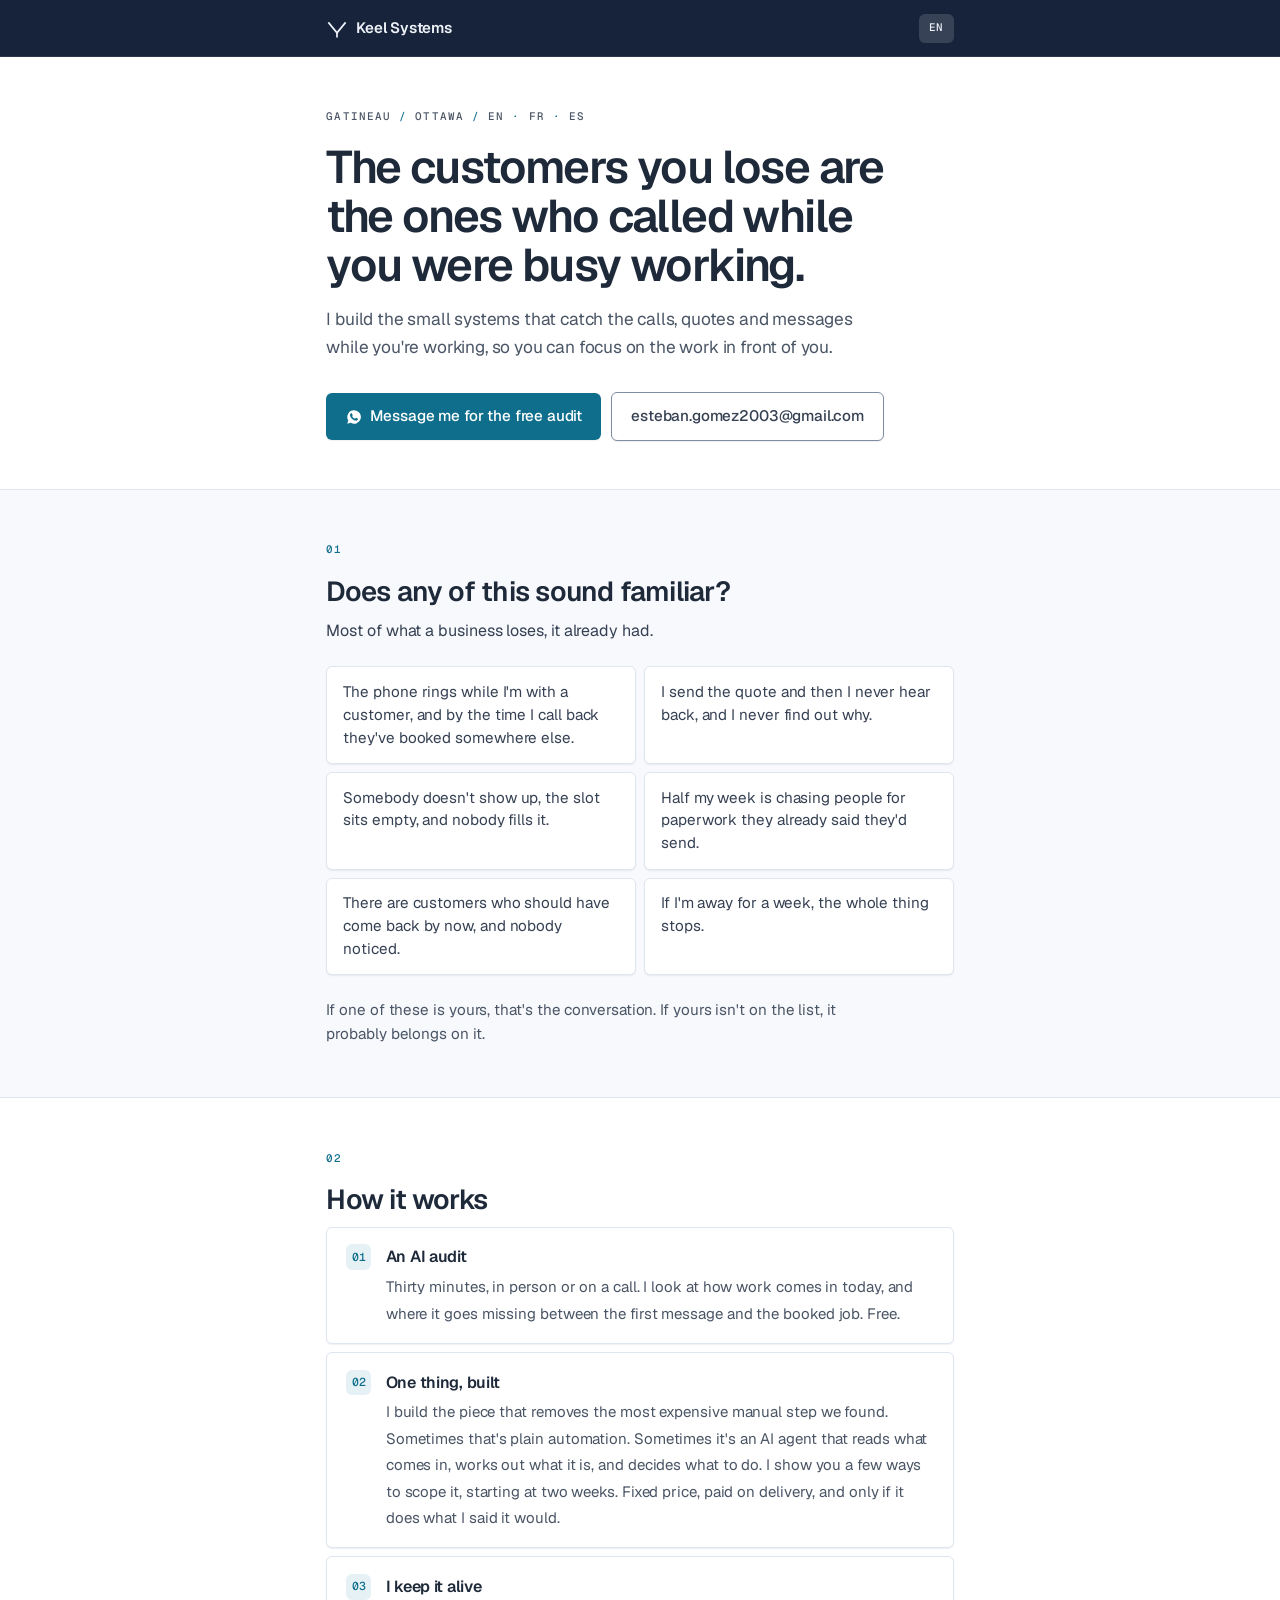
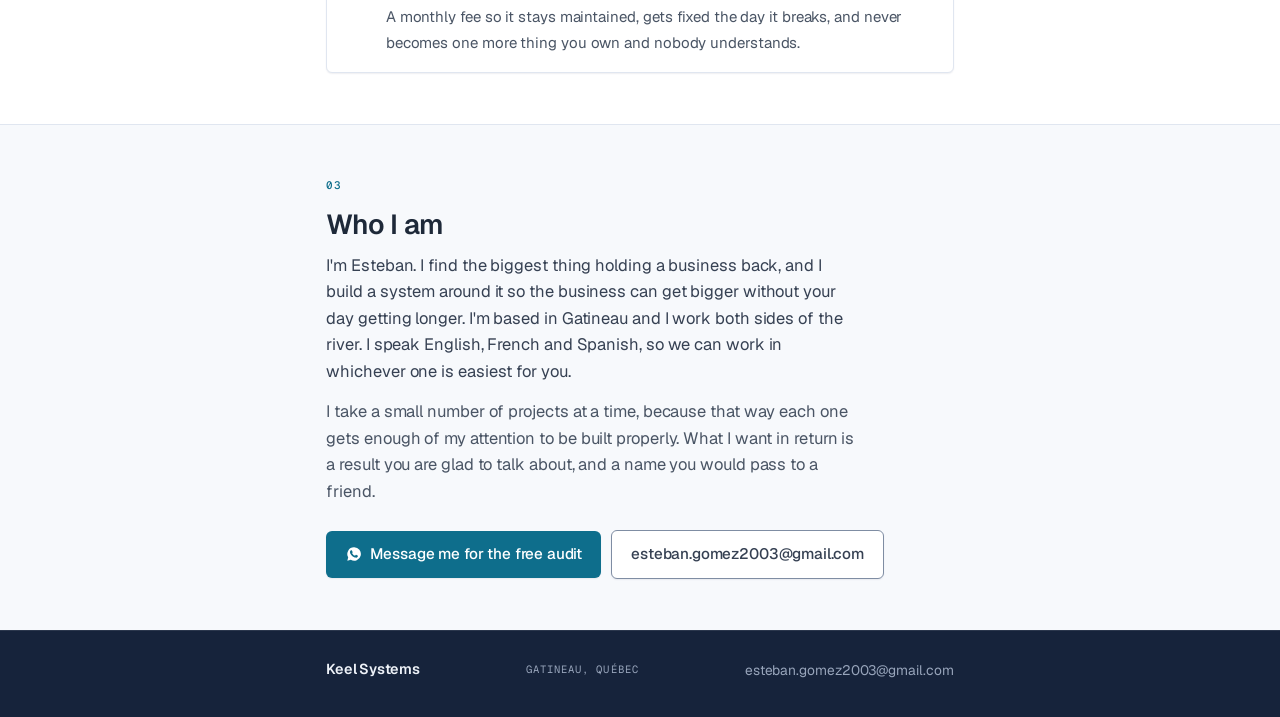
<file: index.html>
<!doctype html>
<html lang="en">
<head>
<meta charset="utf-8">
<meta name="viewport" content="width=device-width, initial-scale=1">
<title>Keel Systems</title>
<meta name="description" content="I build the small systems that catch the calls, quotes and messages while you're working, so you can focus on the work in front of you.">
<meta property="og:title" content="Keel Systems">
<meta property="og:description" content="I build the small systems that catch the calls, quotes and messages while you're working, so you can focus on the work in front of you.">
<meta property="og:type" content="website">
<meta property="og:locale" content="en_CA">
<meta property="og:url" content="https://estebang2003.github.io/keel-systems/">
<meta property="og:image" content="https://estebang2003.github.io/keel-systems/og.png">
<meta name="twitter:card" content="summary_large_image">
<link rel="icon" href="./favicon.svg" type="image/svg+xml">
<link rel="alternate" hreflang="en" href="https://estebang2003.github.io/keel-systems/">
<link rel="stylesheet" href="./style.css">
</head>
<body>
  <header class="topbar">
    <div class="wrap">
      <span class="mark"><svg width="22" height="22" viewBox="0 0 24 24" fill="none" aria-hidden="true"><path d="M3.2 6.6 L12 17.2 L20.8 6.6" stroke="currentColor" stroke-width="1.9" stroke-linecap="square"/><path d="M12 17.2 L12 21.4" stroke="currentColor" stroke-width="1.9" stroke-linecap="square"/></svg><b>Keel Systems</b></span>
      <!-- Buttons are static so a JS load failure still leaves the reader a way
           to switch language. init() re-renders them. -->
      <nav class="langbar" id="langbar" aria-label="Language">
        <button type="button" data-lang="en" aria-pressed="true">EN</button>
      </nav>
    </div>
  </header>

  <main id="app">
    <section class="hero">
      <div class="wrap">
        <p class="eyebrow">Gatineau <span class="sep">/</span> Ottawa <span class="sep">/</span> EN <span class="sep">&middot;</span> FR <span class="sep">&middot;</span> ES</p>
        <h1>The customers you lose are the ones who called while you were busy working.</h1>
        <p class="sub">I build the small systems that catch the calls, quotes and messages while you're working, so you can focus on the work in front of you.</p>
        <div class="cta">
          <a class="primary" href="https://wa.me/18195002323"><svg width="16" height="16" viewBox="0 0 24 24" fill="currentColor" aria-hidden="true"><path d="M12 2a10 10 0 0 0-8.7 15l-1.3 5 5.2-1.4A10 10 0 1 0 12 2Zm5.6 14.1c-.2.7-1.3 1.3-1.9 1.4-.5.1-1.1.1-1.8-.1-.4-.1-1-.3-1.7-.6-3-1.3-4.9-4.3-5-4.5-.2-.2-1.2-1.6-1.2-3s.7-2.1 1-2.4c.3-.3.6-.4.8-.4h.6c.2 0 .4 0 .6.5l.9 2.1c.1.2.1.4 0 .6l-.4.5-.3.3c-.1.1-.2.3 0 .5.2.3.8 1.3 1.7 2.1 1.1 1 2.1 1.3 2.4 1.4.2.1.4.1.5-.1l.8-1c.2-.2.3-.2.6-.1l2 1c.3.1.5.2.5.3.1.2.1.7-.1 1.5Z"/></svg>Message me for the free audit</a>
          <a class="secondary" href="mailto:esteban.gomez2003@gmail.com">esteban.gomez2003@gmail.com</a>
        </div>
      </div>
    </section>
  </main>

  <footer>
    <div class="wrap">
      <div class="row">
        <span class="f-mark">Keel Systems</span>
        <span class="f-meta">Gatineau, Qu&eacute;bec</span>
        <a href="mailto:esteban.gomez2003@gmail.com">esteban.gomez2003@gmail.com</a>
      </div>
    </div>
  </footer>

  <script type="module" src="./app.js"></script>
</body>
</html>
</file>
<file: style.css>
/* Keel Systems — Harbour palette, Navy band + Marine accent.
   One stylesheet for all three shells (/, /fr/, /es/). The shells carry no
   inline <style>; a test enforces that, so styling cannot drift between them.

   Fonts are self-hosted. url() below resolves relative to THIS file, not to
   the HTML that links it, so the same path works from /, /fr/ and /es/. */

@font-face{
  font-family:"Geist";
  src:url(./fonts/geist.woff2) format("woff2");
  font-weight:400 700; font-style:normal; font-display:swap;
}
@font-face{
  font-family:"Geist Mono";
  src:url(./fonts/geist-mono.woff2) format("woff2");
  font-weight:400 500; font-style:normal; font-display:swap;
}

:root{
  /* Cool blue-biased neutrals. The bias is deliberate: a pure grey reads as
     unchosen. Values follow the bias shipped by Stripe (#424770) and
     OpenAI (#4a5565). */
  --ground:#ffffff; --wash:#f7f9fc; --surface:#ffffff;
  --rule:#e0e6f0;
  --muted:#4a5565; --ink:#1e2939; --ink-soft:#364153;

  /* --rule is decorative (card edges, dividers). --control is the visible
     boundary of anything the user can press, which WCAG 1.4.11 requires to
     clear 3:1 against its background. Measured, not guessed: #7f8da3 is
     3.36:1 on --surface and 3.19:1 on --wash. */
  --control:#7f8da3;

  /* Header and footer band. */
  --band:#16233b; --on-band:#eef2f8; --on-band-dim:#98a5bb;
  --band-edge:rgba(255,255,255,.09);
  --band-hover:rgba(255,255,255,.08); --band-press:rgba(255,255,255,.14);

  /* One accent, spent on the button, the step numerals and the focus ring.
     #0e6e8c is 5.79:1 against white both as text and behind white text. */
  --accent:#0e6e8c; --on-accent:#ffffff; --accent-soft:#e6f1f5;

  --radius:6px;
  /* Shadows are multi-layer at 2-10% alpha and tinted with the palette's own
     neutral rather than pure black. The border does the structural work. */
  --tint:50,50,93;
  --shadow-sm:0 1px 2px rgba(var(--tint),.05), 0 1px 1px rgba(var(--tint),.03);
  --shadow-md:0 2px 2px rgba(var(--tint),.02), 0 4px 6px rgba(var(--tint),.04),
              0 12px 20px -10px rgba(var(--tint),.10);

  --f-sans:"Geist",system-ui,-apple-system,"Segoe UI",Roboto,sans-serif;
  --f-mono:"Geist Mono",ui-monospace,SFMono-Regular,Menlo,monospace;
}

@media (prefers-color-scheme: dark){
  :root{
    --ground:#0c121c; --wash:#101825; --surface:#141d2c;
    --rule:#243044;
    --muted:#98a5bb; --ink:#e7ecf5; --ink-soft:#c4cddd;
    /* 3.50:1 on --surface, 3.88:1 on --ground. */
    --control:#61738d;
    --band:#16233b; --on-band:#e7ecf5; --on-band-dim:#98a5bb;
    --accent:#4fb3d0; --on-accent:#04191f; --accent-soft:#122530;
    --tint:0,0,0;
  }
}

*{box-sizing:border-box}
html{-webkit-text-size-adjust:100%}
body{
  margin:0; background:var(--ground); color:var(--ink);
  font-family:var(--f-sans); font-size:16.5px; line-height:1.6;
  letter-spacing:-.005em; -webkit-font-smoothing:antialiased;
}
a{color:inherit}
:focus-visible{outline:2px solid var(--accent); outline-offset:3px; border-radius:3px}

.wrap{max-width:42rem; margin:0 auto; padding:0 1.4rem}

/* ---------- header band ---------- */
.topbar{background:var(--band); color:var(--on-band); border-bottom:1px solid var(--band-edge)}
.topbar .wrap{
  display:flex; align-items:center; justify-content:space-between;
  gap:1rem; padding-top:.85rem; padding-bottom:.85rem;
}
.mark{display:flex; align-items:center; gap:.5rem; text-decoration:none; color:var(--on-band)}
.mark svg{display:block; flex:none}
.mark b{font-weight:600; font-size:.94rem; letter-spacing:-.015em}

.langbar{display:flex; gap:.1rem}
.langbar button{
  font:inherit; font-family:var(--f-mono); font-size:.68rem; font-weight:500;
  letter-spacing:.06em; padding:.3rem .55rem; border-radius:var(--radius);
  background:none; color:var(--on-band-dim); border:1px solid transparent;
  cursor:pointer; transition:color .15s, background .15s;
}
.langbar button:hover{color:var(--on-band); background:var(--band-hover)}
.langbar button[aria-pressed="true"]{color:var(--on-band); background:var(--band-press)}

/* ---------- type ---------- */
.eyebrow{
  font-family:var(--f-mono); font-size:.68rem; font-weight:500; letter-spacing:.1em;
  text-transform:uppercase; color:var(--muted); margin:0 0 1rem;
}
.eyebrow .sep{color:var(--accent)}
.eyebrow .num{color:var(--accent)}
h1{
  font-weight:600; font-size:clamp(1.95rem,6.6vw,2.85rem); line-height:1.08;
  letter-spacing:-.035em; margin:0 0 1.05rem; color:var(--ink); text-wrap:balance;
}
h2{
  font-weight:600; font-size:clamp(1.38rem,4.4vw,1.72rem); line-height:1.18;
  letter-spacing:-.028em; margin:0 0 .7rem; color:var(--ink); text-wrap:balance;
}
.sub{font-size:1.08rem; color:var(--muted); margin:0 0 1.9rem; max-width:33rem; letter-spacing:-.01em}
.lead{font-size:1rem; margin:0 0 1.4rem; color:var(--ink-soft); max-width:33rem}
.close{color:var(--muted); font-size:.95rem; margin:1.4rem 0 0; max-width:33rem}

section{padding:3.2rem 0}
.hero{background:var(--ground); padding:3.2rem 0 3rem; border-bottom:1px solid var(--rule)}

/* ---------- buttons ---------- */
.cta{display:flex; flex-wrap:wrap; gap:.6rem; align-items:center}
.cta a{
  display:inline-flex; align-items:center; gap:.5rem;
  padding:.72rem 1.2rem; border-radius:var(--radius); text-decoration:none;
  font-weight:500; font-size:.95rem; letter-spacing:-.01em; overflow-wrap:anywhere;
  transition:background .15s, border-color .15s, color .15s, box-shadow .15s, transform .15s;
}
.cta a svg{flex:none}
.cta a.primary{background:var(--accent); color:var(--on-accent); box-shadow:var(--shadow-sm)}
.cta a.primary:hover{box-shadow:var(--shadow-md); transform:translateY(-1px)}
.cta a.secondary{border:1px solid var(--control); color:var(--ink-soft); background:var(--surface); box-shadow:var(--shadow-sm)}
.cta a.secondary:hover{border-color:var(--accent); color:var(--accent)}

/* ---------- triggers ---------- */
.triggers-sec{background:var(--wash); border-bottom:1px solid var(--rule)}
.triggers{list-style:none; padding:0; margin:0; display:grid; gap:.5rem}
.triggers li{
  background:var(--surface); border:1px solid var(--rule); border-radius:var(--radius);
  padding:.85rem 1rem; font-size:.95rem; line-height:1.5; color:var(--ink-soft);
  box-shadow:var(--shadow-sm);
}
@media (min-width:40rem){ .triggers{grid-template-columns:1fr 1fr} }

/* ---------- steps: a real sequence, so it is numbered ---------- */
.steps{list-style:none; padding:0; margin:0; display:grid; gap:.5rem}
.steps li{
  background:var(--surface); border:1px solid var(--rule); border-radius:var(--radius);
  padding:1.05rem 1.15rem; display:grid; grid-template-columns:1.7rem 1fr; gap:0 .8rem;
  box-shadow:var(--shadow-sm);
}
.steps .n{
  font-family:var(--f-mono); font-size:.72rem; font-weight:500; color:var(--accent);
  display:grid; place-items:center; width:1.6rem; height:1.6rem;
  border-radius:var(--radius); background:var(--accent-soft);
}
.steps .t{font-weight:600; font-size:1rem; letter-spacing:-.018em; display:block; margin-bottom:.2rem; color:var(--ink)}
.steps .b{color:var(--muted); font-size:.94rem}

/* ---------- about ---------- */
.about{background:var(--wash); border-top:1px solid var(--rule)}
.about p{margin:0 0 .9rem; max-width:33rem; color:var(--ink-soft)}
.about p + p{color:var(--muted)}
.about .cta{margin-top:1.6rem}

/* ---------- footer band ---------- */
footer{background:var(--band); color:var(--on-band); border-top:1px solid var(--band-edge); padding:1.7rem 0 2.2rem}
footer .row{display:flex; flex-wrap:wrap; gap:.45rem 1.1rem; align-items:center; justify-content:space-between}
footer .f-mark{font-weight:600; font-size:.9rem; letter-spacing:-.015em}
footer .f-meta{font-family:var(--f-mono); font-size:.66rem; letter-spacing:.1em; text-transform:uppercase; color:var(--on-band-dim)}
footer a{color:var(--on-band-dim); text-decoration:none; font-size:.86rem; overflow-wrap:anywhere}
footer a:hover{color:var(--on-band)}

@media (prefers-reduced-motion:reduce){
  *,*::before,*::after{transition-duration:.01ms !important; animation-duration:.01ms !important}
}
</file>
